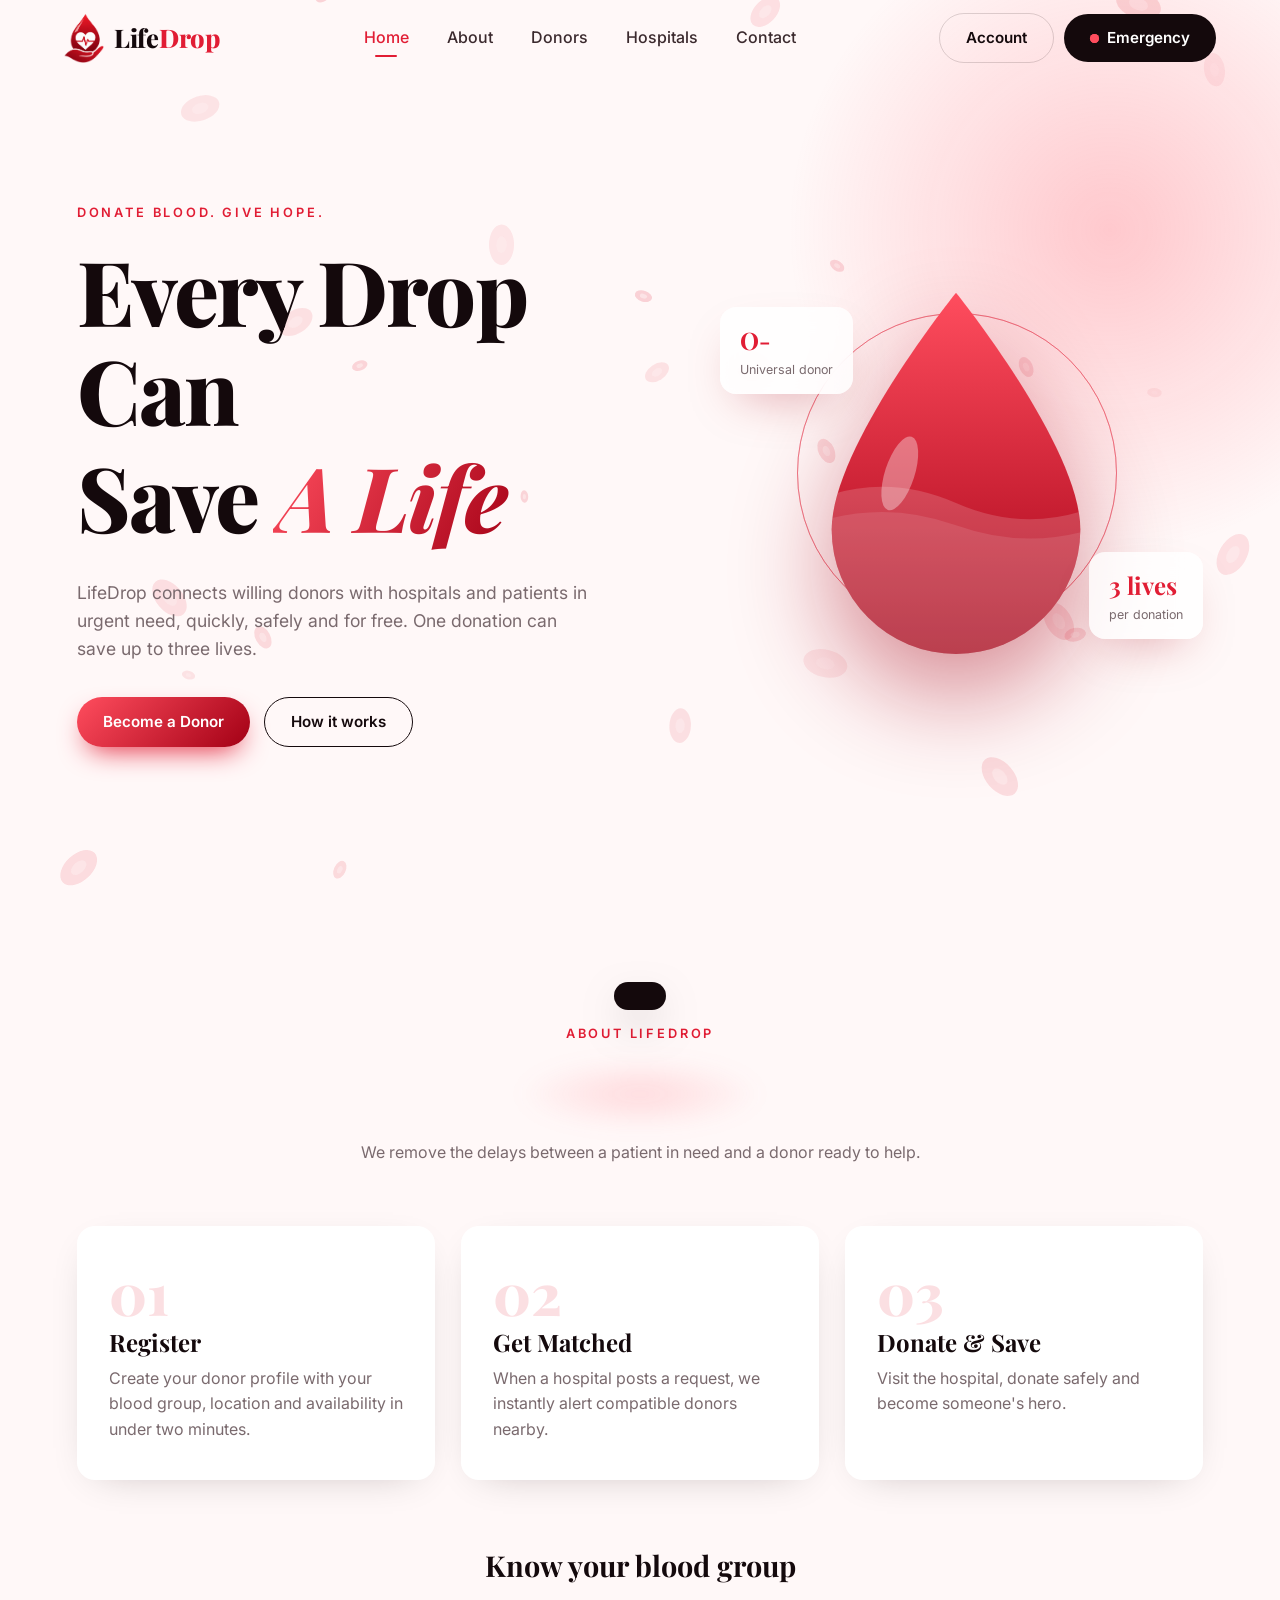
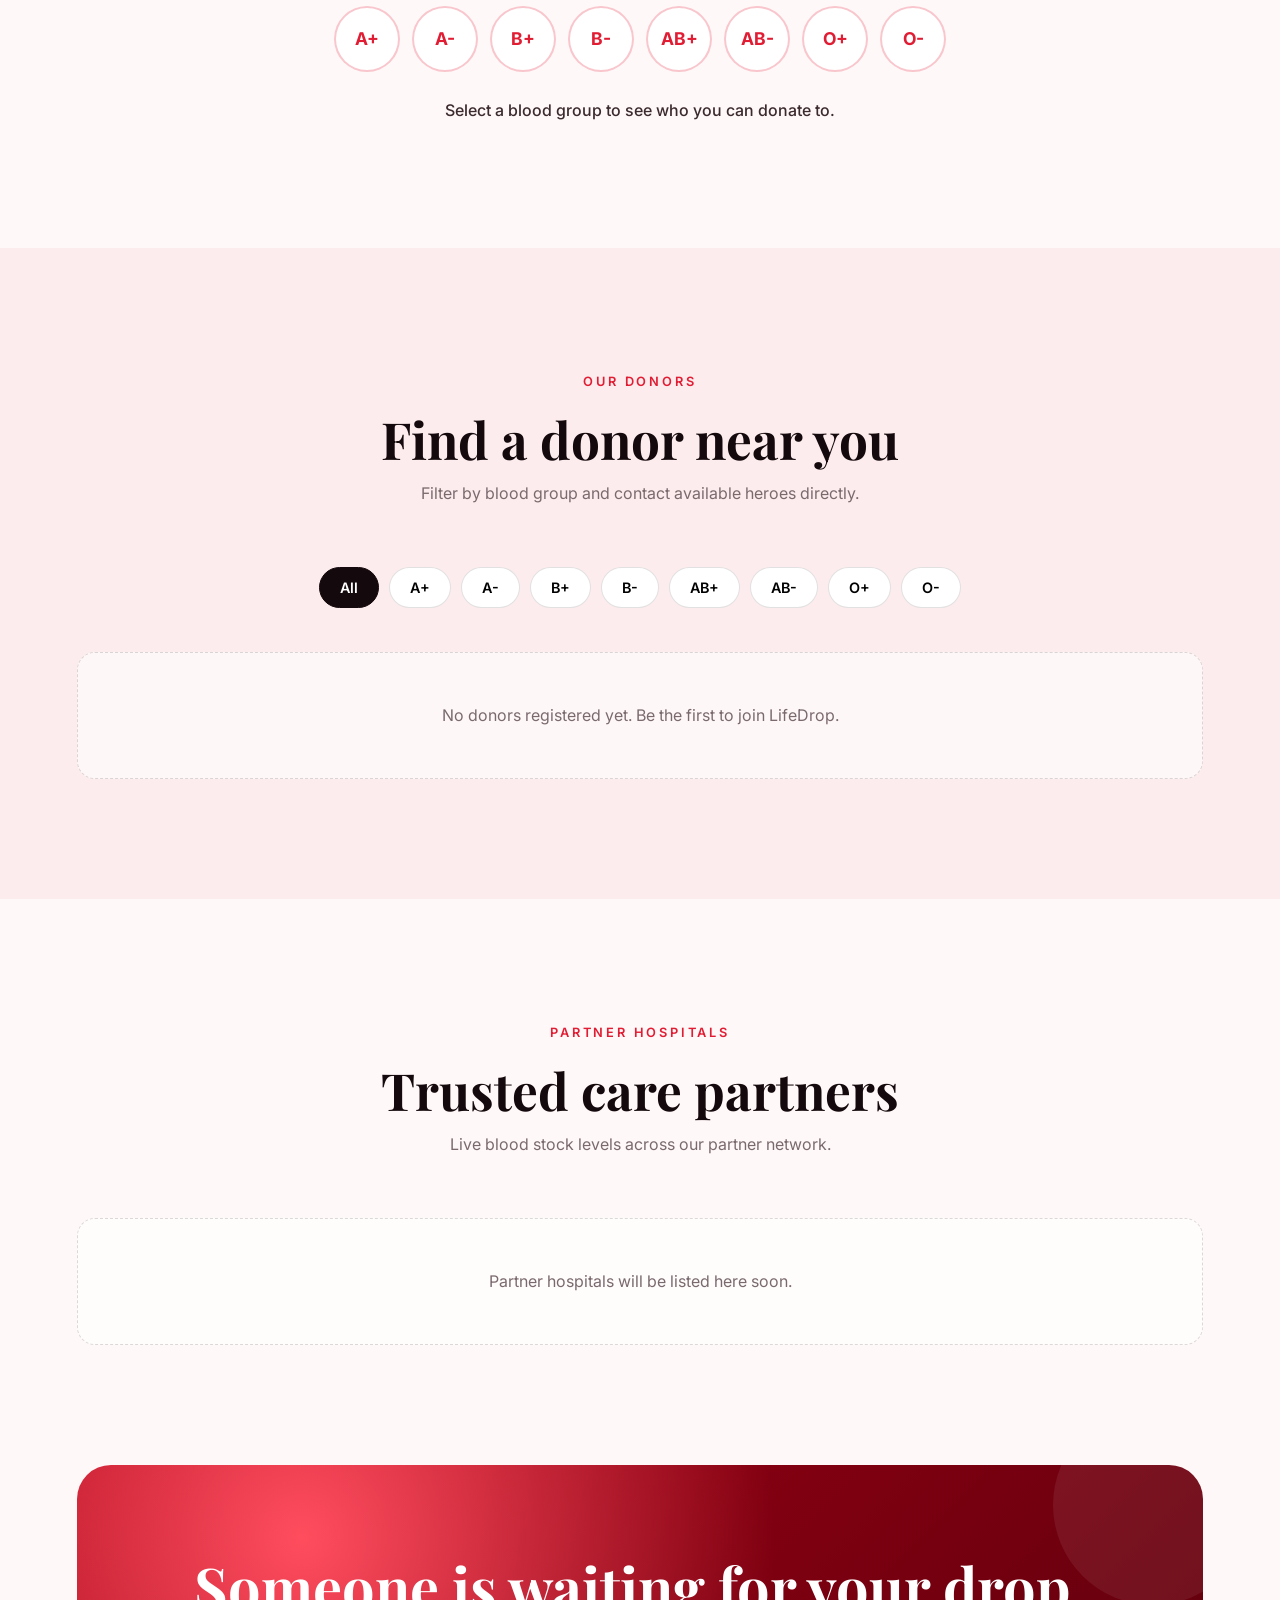
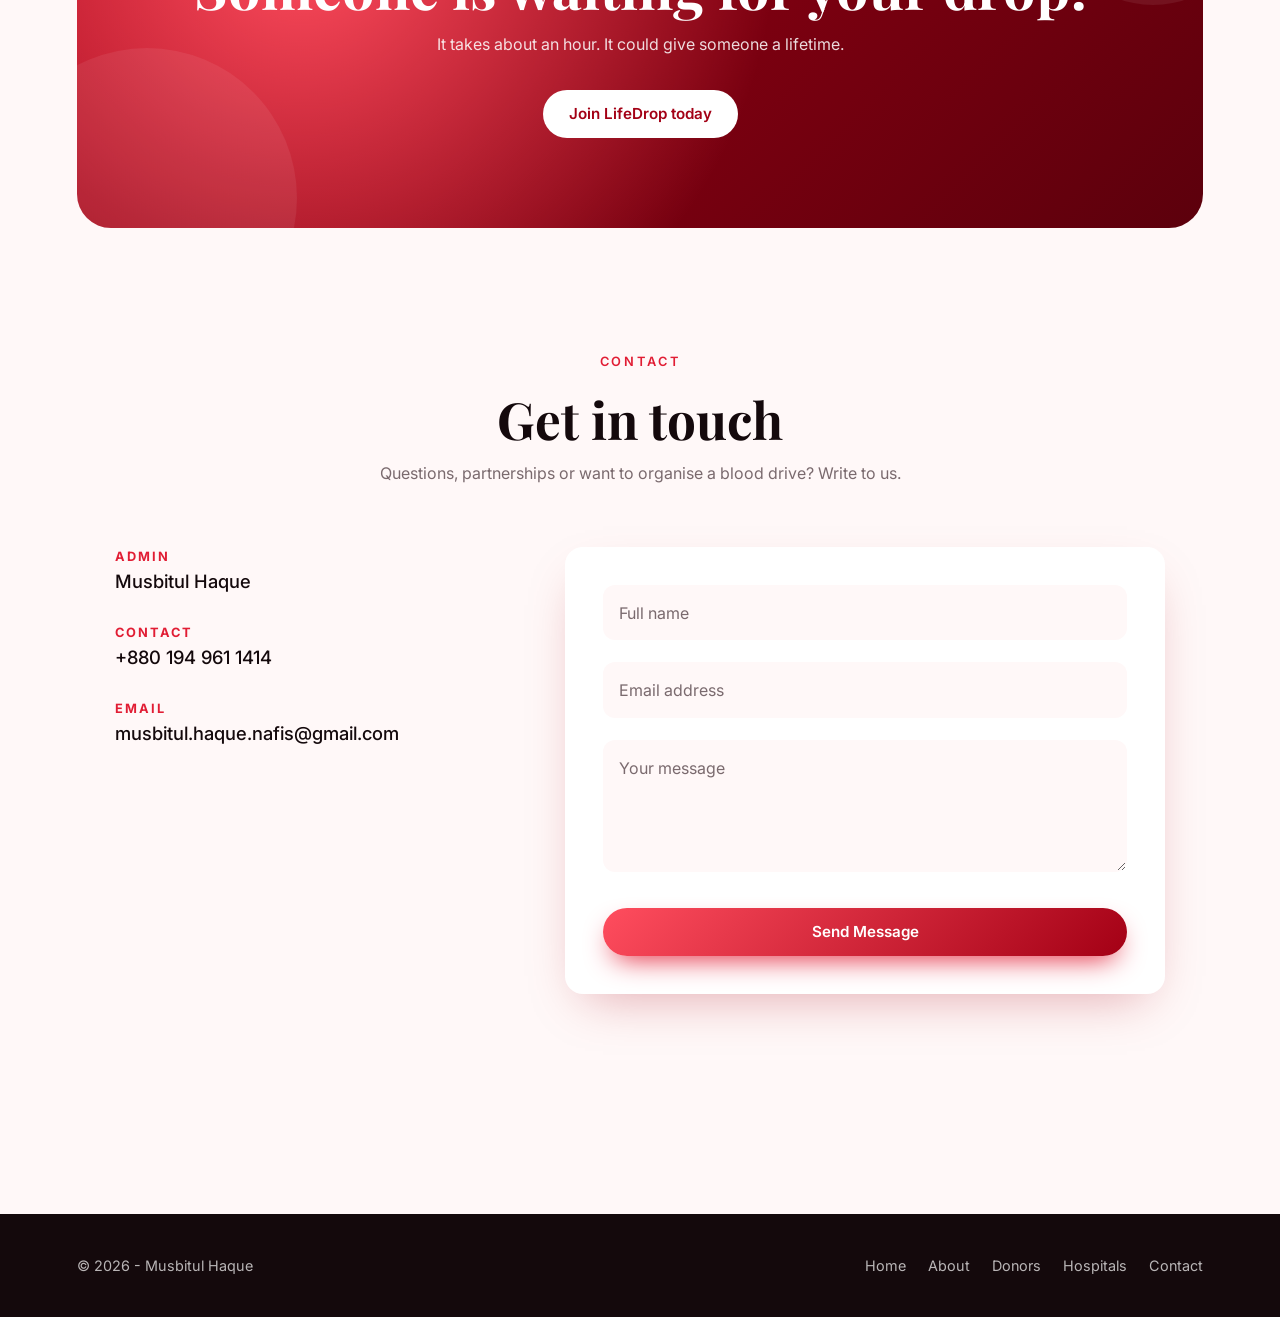
<file: index.html>
<!DOCTYPE html>
<html lang="en">
    <head>
        <meta charset="UTF-8">
        <meta name="viewport" content="width=device-width, initial-scale=1.0">
        <meta name="description"
            content="LifeDrop connects blood donors with hospitals and patients in need. Every drop can save a life.">
        <title>LifeDrop - Every Drop Can Save A Life</title>
        <link rel="preconnect" href="https://fonts.googleapis.com">
        <link rel="preconnect" href="https://fonts.gstatic.com" crossorigin>
        <link
            href="https://fonts.googleapis.com/css2?family=Inter:wght@400;500;600&family=Playfair+Display:wght@600;700;800&display=swap"
            rel="stylesheet">
        <link rel="stylesheet" href="css/style.css">
            <link rel="stylesheet" href="css/signup.css">
    </head>
    <body>

        <!-- Preloader -->
        <div class="preloader" id="preloader" aria-hidden="true">
            <svg class="preloader-drop" viewBox="0 0 100 130">
                <path
                    d="M50 4 C50 4 8 56 8 84 a42 42 0 0 0 84 0 C92 56 50 4 50 4Z" />
            </svg>
            <p class="preloader-text">LifeDrop</p>
        </div>

        <div class="scroll-progress" id="scrollProgress"></div>
        <canvas id="particles" aria-hidden="true"></canvas>

        <header id="siteHeader">
            <div class="logo">
                <a href="#Home" class="brand" aria-label="LifeDrop home">
                    <img src="Image/logo.png" alt>
                    <span class="brand-name">Life<em>Drop</em></span>
                </a>
            </div>

            <nav class="nav-links" id="navLinks" aria-label="Main navigation">
                <a href="#Home" class="active">Home</a>
                <a href="#About">About</a>
                <a href="#Donors">Donors</a>
                <a href="#Hospitals">Hospitals</a>
                <a href="#Contact">Contact</a>
            </nav>

            <div class="header-actions">
                <button class="btn btn-ghost" type="button"
                    id="accountBtn">Account</button>
                <button class="btn btn-emergency" type="button"
                    id="emergencyBtn">
                    <span class="pulse-dot"></span> Emergency
                </button>
                <button class="burger" id="burger" type="button"
                    aria-label="Open menu" aria-expanded="false"
                    aria-controls="mobileMenu">
                    <span></span><span></span><span></span>
                </button>
            </div>
        </header>


        <!-- Mobile menu (lives outside <header> so backdrop-filter can't clip it) -->
        <div class="mmenu" id="mobileMenu" aria-hidden="true" role="dialog"
            aria-modal="true" aria-label="Site menu">
            <div class="mmenu-scrim" data-mclose></div>
            <div class="mmenu-panel" id="mmenuPanel">
                <div class="mmenu-fx" aria-hidden="true">
                    <i class="mm-glow mm-glow-a"></i>
                    <i class="mm-glow mm-glow-b"></i>
                    <i class="mm-ring"></i><i class="mm-ring r2"></i>
                    <svg class="mm-drop" viewBox="0 0 100 130"><path
                            d="M50 4 C50 4 8 56 8 84 a42 42 0 0 0 84 0 C92 56 50 4 50 4Z" /></svg>
                    <i class="mm-grain"></i>
                </div>

                <div class="mmenu-top">
                    <a href="#Home" class="mm-brand" data-mlink>
                        <img src="Image/logo.png" alt>
                        <span>Life<em>Drop</em></span>
                    </a>
                    <button class="mm-close" type="button" data-mclose
                        aria-label="Close menu"><span></span><span></span></button>
                </div>

                <nav class="mmenu-nav" aria-label="Mobile navigation">
                    <a href="#Home" data-mlink style="--i:0"><span>Home</span><b>&rarr;</b></a>
                    <a href="#About" data-mlink style="--i:1"><span>About</span><b>&rarr;</b></a>
                    <a href="#Donors" data-mlink style="--i:2"><span>Donors</span><b>&rarr;</b></a>
                    <a href="#Hospitals" data-mlink style="--i:3"><span>Hospitals</span><b>&rarr;</b></a>
                    <a href="#Contact" data-mlink style="--i:4"><span>Contact</span><b>&rarr;</b></a>
                </nav>

                <div class="mmenu-foot">
                    <div class="mm-actions" style="--i:5">
                        <button class="btn btn-ghost-light" type="button"
                            id="mmAccount">Account</button>
                        <button class="btn btn-primary" type="button"
                            id="mmEmergency"><span class="pulse-dot"></span> Emergency</button>
                    </div>
                    <p class="mm-contact" style="--i:6">
                        <span>+880 194 961 1414</span>
                        <span>musbitul.haque.nafis@gmail.com</span>
                    </p>
                </div>
            </div>
        </div>

        <main>
            <!-- HOME -->
            <section id="Home" class="hero">
                <div class="hero-glow"></div>
                <div class="hero-content">
                    <span class="eyebrow reveal">Donate blood. Give hope.</span>
                    <h1 class="hero-title">
                        <span class="line"><span>Every Drop Can</span></span>
                        <span class="line"><span>Save <em>A
                                    Life</em></span></span>
                    </h1>
                    <p class="hero-sub reveal" style="--d:.9s">
                        LifeDrop connects willing donors with hospitals and
                        patients in urgent need,
                        quickly, safely and for free. One donation can save up
                        to three lives.
                    </p>
                    <div class="hero-cta reveal" style="--d:1.1s">
                        <a href="#Donors" class="btn btn-primary" data-open-signup>Become a
                            Donor</a>
                        <a href="#About" class="btn btn-outline">How it
                            works</a>
                    </div>
                </div>

                <div class="hero-visual" id="heroVisual">
                    <div class="ring ring-1"></div>
                    <div class="ring ring-2"></div>
                    <div class="ring ring-3"></div>
                    <svg class="big-drop" viewBox="0 0 200 260"
                        aria-hidden="true">
                        <defs>
                            <lineargradient id="dropGrad" x1="0" y1="0" x2="0"
                                y2="1">
                                <stop offset="0" stop-color="#ff4d5e" />
                                <stop offset="1" stop-color="#a30015" />
                            </lineargradient>
                            <clippath id="dropClip">
                                <path
                                    d="M100 8 C100 8 16 112 16 168 a84 84 0 0 0 168 0 C184 112 100 8 100 8Z" />
                            </clippath>
                        </defs>
                        <path
                            d="M100 8 C100 8 16 112 16 168 a84 84 0 0 0 168 0 C184 112 100 8 100 8Z"
                            fill="url(#dropGrad)" />
                        <g clip-path="url(#dropClip)">
                            <path class="wave wave-a"
                                d="M-200 150 q50 -22 100 0 t100 0 t100 0 t100 0 t100 0 V300 H-200Z"
                                fill="rgba(255,255,255,.16)" />
                            <path class="wave wave-b"
                                d="M-200 165 q50 -18 100 0 t100 0 t100 0 t100 0 t100 0 V300 H-200Z"
                                fill="rgba(255,255,255,.10)" />
                        </g>
                        <ellipse cx="62" cy="130" rx="10" ry="26"
                            fill="rgba(255,255,255,.35)"
                            transform="rotate(18 62 130)" />
                    </svg>
                    <div
                        class="float-card fc-1"><strong>O-</strong><span>Universal
                            donor</span></div>
                    <div class="float-card fc-2"><strong>3
                            lives</strong><span>per donation</span></div>
                </div>
            </section>

            <!-- ABOUT -->
            <section id="About" class="section">
                <div class="section-head reveal">
                    <span class="eyebrow">About LifeDrop</span>
                    <h2 id="aboutRotator" class="rotator">Simple. Super Fast. Reliable. Life-saving.</h2>
                    <p>We remove the delays between a patient in need and a
                        donor ready to help.</p>
                </div>

                <div class="steps">
                    <article class="step tilt reveal">
                        <div class="step-num">01</div>
                        <h3>Register</h3>
                        <p>Create your donor profile with your blood group,
                            location and availability in under two minutes.</p>
                    </article>
                    <article class="step tilt reveal" style="--d:.15s">
                        <div class="step-num">02</div>
                        <h3>Get Matched</h3>
                        <p>When a hospital posts a request, we instantly alert
                            compatible donors nearby.</p>
                    </article>
                    <article class="step tilt reveal" style="--d:.3s">
                        <div class="step-num">03</div>
                        <h3>Donate &amp; Save</h3>
                        <p>Visit the hospital, donate safely and become
                            someone's hero.</p>
                    </article>
                </div>

                <div class="compat reveal">
                    <h3>Know your blood group</h3>
                    <div class="group-picker" id="groupPicker"
                        role="tablist"></div>
                    <p class="compat-result" id="compatResult">Select a blood
                        group to see who you can donate to.</p>
                </div>
            </section>

            <!-- DONORS -->
            <section id="Donors" class="section section-alt">
                <div class="section-head reveal">
                    <span class="eyebrow">Our Donors</span>
                    <h2>Find a donor near you</h2>
                    <p>Filter by blood group and contact available heroes
                        directly.</p>
                </div>

                <div class="filters reveal" id="donorFilters"></div>
                <div class="donor-grid" id="donorGrid"></div>
            </section>

            <!-- HOSPITALS -->
            <section id="Hospitals" class="section">
                <div class="section-head reveal">
                    <span class="eyebrow">Partner Hospitals</span>
                    <h2>Trusted care partners</h2>
                    <p>Live blood stock levels across our partner network.</p>
                </div>
                <div class="hospital-grid" id="hospitalGrid"></div>
            </section>

            <!-- CTA -->
            <section class="cta">
                <div class="cta-inner reveal">
                    <h2>Someone is waiting for your drop.</h2>
                    <p>It takes about an hour. It could give someone a
                        lifetime.</p>
                    <a href="#Contact" class="btn btn-light" data-open-signup>Join LifeDrop
                        today</a>
                </div>
            </section>

            <!-- CONTACT -->
            <section id="Contact" class="section">
                <div class="section-head reveal">
                    <span class="eyebrow">Contact</span>
                    <h2>Get in touch</h2>
                    <p>Questions, partnerships or want to organise a blood
                        drive? Write to us.</p>
                </div>

                <div class="contact-wrap">
                    <div class="contact-info reveal">
                        <div><h4>Admin</h4><p>Musbitul Haque</p></div>
                        <div><h4>Contact</h4><p>+880 194 961 1414</p></div>
                        <div><h4>Email</h4><p>musbitul.haque.nafis@gmail.com</p></div>
                    </div>

                    <form class="contact-form reveal" id="contactForm"
                        novalidate style="--d:.15s">
                        <div class="field">
                            <input type="text" id="cName" name="name"
                                placeholder=" " required>
                            <label for="cName">Full name</label>
                            <small class="error"></small>
                        </div>
                        <div class="field">
                            <input type="email" id="cEmail" name="email"
                                placeholder=" " required>
                            <label for="cEmail">Email address</label>
                            <small class="error"></small>
                        </div>
                        <div class="field">
                            <textarea id="cMsg" name="message" rows="4"
                                placeholder=" " required></textarea>
                            <label for="cMsg">Your message</label>
                            <small class="error"></small>
                        </div>
                        <button type="submit"
                            class="btn btn-primary btn-block">Send
                            Message</button>
                    </form>
                </div>
            </section>
        </main>

        <footer>
            <p>&copy; <span id="year">2026</span> - Musbitul Haque</p>
            <nav>
                <a href="#Home">Home</a><a href="#About">About</a><a
                    href="#Donors">Donors</a>
                <a href="#Hospitals">Hospitals</a><a href="#Contact">Contact</a>
            </nav>
        </footer>

        <!-- Emergency modal -->
        <div class="modal" id="emergencyModal" aria-hidden="true">
            <div class="modal-backdrop" data-close></div>
            <div class="modal-box" role="dialog" aria-modal="true"
                aria-labelledby="emTitle">
                <button class="modal-close" data-close
                    aria-label="Close">&times;</button>
                <h3 id="emTitle">Emergency Blood Request</h3>
                <p>Tell us what is needed. We will alert matching donors
                    immediately.</p>
                <form id="emergencyForm" novalidate>
                    <div class="field">
                        <input type="text" id="emPatient" placeholder=" "
                            autocomplete="off" required>
                        <label for="emPatient">Patient name</label>
                        <small class="error"></small>
                    </div>
                    <div class="field">
                        <select id="emGroup" required>
                            <option value disabled selected></option>
                            <option>A+</option><option>A-</option><option>B+</option><option>B-</option>
                            <option>AB+</option><option>AB-</option><option>O+</option><option>O-</option>
                        </select>
                        <label for="emGroup">Blood group needed</label>
                        <small class="error"></small>
                    </div>
                    <div class="field">
                        <input type="text" id="emHospital" placeholder=" "
                            required>
                        <label for="emHospital">Hospital / location</label>
                        <small class="error"></small>
                    </div>
                    <fieldset class="when-group">
                        <legend>Needed on</legend>
                        <label class="when-opt">
                            <input type="radio" name="emDay" value="Today" checked>
                            <span>Today</span>
                        </label>
                        <label class="when-opt">
                            <input type="radio" name="emDay" value="Tomorrow">
                            <span>Tomorrow</span>
                        </label>
                    </fieldset>
                    <div class="field">
                        <input type="time" id="emTime" required>
                        <label for="emTime">Time</label>
                        <small class="error"></small>
                    </div>
                    <div class="field">
                        <input type="tel" id="emPhone" placeholder=" " required>
                        <label for="emPhone">Contact number</label>
                        <small class="error"></small>
                    </div>
                    <button type="submit"
                        class="btn btn-emergency btn-block">Send Alert</button>
                </form>
            </div>
        </div>


        <!-- Emergency confirmation -->
        <div class="modal" id="confirmModal" aria-hidden="true">
            <div class="modal-backdrop" data-cclose></div>
            <div class="modal-box confirm-box" role="alertdialog" aria-modal="true"
                aria-labelledby="cfTitle" aria-describedby="cfDesc">
                <h3 id="cfTitle">Confirm emergency alert</h3>
                <p id="cfDesc">Please check the details below. Matching donors
                    will be alerted immediately.</p>
                <dl class="confirm-list" id="confirmList"></dl>
                <div class="confirm-actions">
                    <button type="button" class="btn btn-outline" data-cclose>Go back</button>
                    <button type="button" class="btn btn-emergency" id="confirmSend">Confirm &amp; Send</button>
                </div>
            </div>
        </div>


        <!-- Auth modal -->
        <div class="modal" id="authModal" aria-hidden="true">
            <div class="modal-backdrop" data-aclose></div>
            <div class="modal-box auth-box" role="dialog" aria-modal="true"
                aria-labelledby="authTitle">
                <button class="modal-close" data-aclose
                    aria-label="Close">&times;</button>

                <!-- signed out -->
                <div id="authGuest">
                    <h3 id="authTitle">Welcome back</h3>
                    <p id="authSub">Log in to manage your donor profile and requests.</p>

                    <div class="auth-tabs" role="tablist">
                        <button type="button" role="tab" class="active" data-tab="login" aria-selected="true">Log in</button>
                        <button type="button" role="tab" data-tab="signup" aria-selected="false">Sign up</button>
                        <i class="auth-tab-ink"></i>
                    </div>

                    <form id="loginForm" class="auth-form" novalidate>
                        <div class="field">
                            <input type="email" id="lEmail" placeholder=" " autocomplete="email" required>
                            <label for="lEmail">Email address</label>
                            <small class="error"></small>
                        </div>
                        <div class="field">
                            <input type="password" id="lPass" placeholder=" " autocomplete="current-password" required>
                            <label for="lPass">Password</label>
                            <button type="button" class="pw-toggle" aria-label="Show password">Show</button>
                            <small class="error"></small>
                        </div>
                        <button type="submit" class="btn btn-primary btn-block">Log in</button>
                    </form>

                    <form id="signupForm" class="auth-form" novalidate hidden>
                        <div class="field">
                            <input type="text" id="sName" placeholder=" " autocomplete="name" required>
                            <label for="sName">Full name</label>
                            <small class="error"></small>
                        </div>
                        <div class="field">
                            <input type="email" id="sEmail" placeholder=" " autocomplete="email" required>
                            <label for="sEmail">Email address</label>
                            <small class="error"></small>
                        </div>
                        <div class="field">
                            <input type="password" id="sPass" placeholder=" " autocomplete="new-password" data-min="8" required>
                            <label for="sPass">Password (min 8 characters)</label>
                            <button type="button" class="pw-toggle" aria-label="Show password">Show</button>
                            <small class="error"></small>
                        </div>
                        <button type="submit" class="btn btn-primary btn-block">Create account</button>
                    </form>

                    <div class="auth-or"><span>or</span></div>

                    <button type="button" class="btn-google" id="googleBtn">
                        <svg viewBox="0 0 48 48" aria-hidden="true"><path fill="#EA4335" d="M24 9.5c3.5 0 6.6 1.2 9.1 3.6l6.8-6.8C35.8 2.4 30.3 0 24 0 14.6 0 6.5 5.4 2.6 13.2l7.9 6.1C12.4 13.6 17.7 9.5 24 9.5z"/><path fill="#4285F4" d="M46.5 24.5c0-1.6-.1-3.1-.4-4.5H24v9h12.7c-.6 3-2.3 5.5-4.8 7.2l7.5 5.8c4.4-4.1 7.1-10.1 7.1-17.5z"/><path fill="#FBBC05" d="M10.5 28.7A14.5 14.5 0 0 1 9.5 24c0-1.6.3-3.2.9-4.7l-7.9-6.1A24 24 0 0 0 0 24c0 3.9.9 7.5 2.6 10.8l7.9-6.1z"/><path fill="#34A853" d="M24 48c6.5 0 11.9-2.1 15.9-5.8l-7.5-5.8c-2.1 1.4-4.8 2.3-8.4 2.3-6.3 0-11.6-4.1-13.5-9.8l-7.9 6.1C6.5 42.6 14.6 48 24 48z"/></svg>
                        Continue with Google
                    </button>
                </div>

                <!-- signed in -->
                <div id="authUser" hidden>
                    <div class="auth-avatar" id="authAvatar"></div>
                    <h3 id="authName">Hello</h3>
                    <p id="authEmail"></p>
                    <button type="button" class="btn btn-emergency btn-block" id="logoutBtn">Sign out</button>
                </div>
            </div>
        </div>

        <button class="to-top" id="toTop"
            aria-label="Back to top">&uarr;</button>
        <div class="toast" id="toast" role="status"></div>

        <script src="js/script.js"></script>
        <script src="js/signup.js"></script>
    </body>
</html>
</file>
<file: css/style.css>
:root {
  --red: #e11d34;
  --red-dark: #a30015;
  --red-light: #ff4d5e;
  --ink: #14090c;
  --ink-soft: #3b2a2e;
  --muted: #7a6a6e;
  --bg: #fff8f8;
  --bg-alt: #fdeced;
  --white: #fff;
  --radius: 18px;
  --shadow: 0 20px 50px -20px rgba(163, 0, 21, 0.35);
  --ease: cubic-bezier(0.22, 1, 0.36, 1);
  --header-h: 76px;
}

*,
*::before,
*::after {
  box-sizing: border-box;
  margin: 0;
  padding: 0;
}
html {
  scroll-behavior: smooth;
  scroll-padding-top: var(--header-h);
}
body {
  font-family: "Inter", system-ui, sans-serif;
  background: var(--bg);
  color: var(--ink);
  line-height: 1.6;
  overflow-x: hidden;
}
body.locked {
  overflow: hidden;
}
img {
  max-width: 100%;
  display: block;
}
a {
  color: inherit;
  text-decoration: none;
}
button {
  font: inherit;
  cursor: pointer;
  border: 0;
  background: none;
}
h1,
h2,
h3 {
  font-family: "Playfair Display", serif;
  line-height: 1.1;
}

/*Preloader*/
.preloader {
  position: fixed;
  inset: 0;
  z-index: 9999;
  display: grid;
  place-content: center;
  justify-items: center;
  gap: 18px;
  background: var(--ink);
  transition:
    transform 1s var(--ease),
    opacity 0.6s;
}
.preloader.done {
  transform: translateY(-100%);
  opacity: 0;
  pointer-events: none;
}
.preloader-drop {
  width: 54px;
  fill: var(--red);
  animation: dropBounce 1.1s ease-in-out infinite;
  filter: drop-shadow(0 0 20px rgba(225, 29, 52, 0.7));
}
.preloader-text {
  color: #fff;
  font-family: "Playfair Display", serif;
  font-size: 1.6rem;
  letter-spacing: 0.3em;
  text-transform: uppercase;
  animation: fadePulse 1.4s ease-in-out infinite;
}
@keyframes dropBounce {
  0%,
  100% {
    transform: translateY(-8px) scale(0.95, 1.05);
  }
  50% {
    transform: translateY(8px) scale(1.1, 0.9);
  }
}
@keyframes fadePulse {
  50% {
    opacity: 0.35;
  }
}

/*Scroll progress & canvas*/
.scroll-progress {
  position: fixed;
  top: 0;
  left: 0;
  height: 3px;
  width: 100%;
  background: linear-gradient(90deg, var(--red-light), var(--red-dark));
  transform-origin: left;
  transform: scaleX(0);
  z-index: 1100;
}
#particles {
  position: fixed;
  inset: 0;
  width: 100%;
  height: 100%;
  z-index: 0;
  pointer-events: none;
  opacity: 0.7;
  /* own compositor layer so it doesn't repaint/flicker while scrolling */
  transform: translateZ(0);
  backface-visibility: hidden;
}
main,
footer {
  position: relative;
  z-index: 1;
}

/*Header*/
header {
  position: fixed;
  top: 0;
  left: 0;
  right: 0;
  z-index: 1000;
  height: var(--header-h);
  display: flex;
  align-items: center;
  justify-content: space-between;
  padding: 0 clamp(18px, 5vw, 64px);
  transition:
    background 0.4s,
    box-shadow 0.4s,
    height 0.4s var(--ease),
    transform 0.5s var(--ease);
  animation: headerIn 1.1s var(--ease) 1.2s both;
}
header.scrolled {
  background: rgba(255, 248, 248, 0.82);
  -webkit-backdrop-filter: blur(16px) saturate(1.4);
  backdrop-filter: blur(16px) saturate(1.4);
  box-shadow: 0 8px 30px -14px rgba(20, 9, 12, 0.25);
  height: 64px;
}
.empty-state {
  grid-column: 1 / -1;
  text-align: center;
  color: var(--muted);
  padding: 50px 20px;
  border: 1.5px dashed rgba(20, 9, 12, 0.15);
  border-radius: var(--radius);
  background: rgba(255, 255, 255, 0.6);
}
@keyframes headerIn {
  from {
    opacity: 0;
    transform: translateY(-40px);
  }
}

.logo img {
  height: 50px;
  width: auto;
  transition: transform 0.4s var(--ease);
}
.logo:hover img {
  transform: scale(1.06) rotate(-2deg);
}
.brand {
  display: flex;
  align-items: center;
  gap: 10px;
}
.brand-name {
  font-family: "Playfair Display", serif;
  font-weight: 800;
  font-size: 1.6rem;
  letter-spacing: -0.01em;
  color: var(--ink);
  line-height: 1;
}
.brand-name em {
  font-style: normal;
  color: var(--red);
}

.nav-links {
  display: flex;
  gap: 6px;
}
.nav-links a {
  position: relative;
  padding: 8px 16px;
  font-weight: 500;
  color: var(--ink-soft);
  border-radius: 999px;
  transition: color 0.3s;
}
.nav-links a::after {
  content: "";
  position: absolute;
  left: 50%;
  bottom: 2px;
  width: 0;
  height: 2px;
  background: var(--red);
  border-radius: 2px;
  transform: translateX(-50%);
  transition: width 0.4s var(--ease);
}
.nav-links a:hover,
.nav-links a.active {
  color: var(--red);
}
.nav-links a:hover::after,
.nav-links a.active::after {
  width: 22px;
}

.header-actions {
  display: flex;
  align-items: center;
  gap: 10px;
}

/*Buttons*/
.btn {
  position: relative;
  overflow: hidden;
  display: inline-flex;
  align-items: center;
  gap: 8px;
  padding: 12px 26px;
  border-radius: 999px;
  font-weight: 600;
  font-size: 0.95rem;
  transition:
    transform 0.35s var(--ease),
    box-shadow 0.35s,
    background 0.3s,
    color 0.3s;
}
.btn:hover {
  transform: translateY(-3px);
}
.btn:active {
  transform: translateY(0) scale(0.97);
}
.btn-primary {
  background: linear-gradient(135deg, var(--red-light), var(--red-dark));
  color: #fff;
  box-shadow: 0 12px 28px -10px var(--red);
}
.btn-primary:hover {
  box-shadow: 0 18px 34px -10px var(--red);
}
.btn-ghost {
  color: var(--ink);
  border: 1.5px solid rgba(20, 9, 12, 0.15);
}
.btn-ghost:hover {
  border-color: var(--red);
  color: var(--red);
}
.btn-outline {
  border: 1.5px solid var(--ink);
  color: var(--ink);
}
.btn-outline:hover {
  background: var(--ink);
  color: #fff;
}
.btn-emergency {
  background: var(--ink);
  color: #fff;
}
.btn-emergency:hover {
  background: var(--red);
  box-shadow: 0 14px 28px -10px var(--red);
}
.btn-light {
  background: #fff;
  color: var(--red-dark);
}
.btn-light:hover {
  box-shadow: 0 16px 34px -8px rgba(0, 0, 0, 0.4);
}
.btn-block {
  width: 100%;
  justify-content: center;
  margin-top: 6px;
}
.btn .ripple {
  position: absolute;
  border-radius: 50%;
  background: rgba(255, 255, 255, 0.5);
  transform: scale(0);
  animation: ripple 0.7s linear;
  pointer-events: none;
}
@keyframes ripple {
  to {
    transform: scale(4);
    opacity: 0;
  }
}

.pulse-dot {
  width: 9px;
  height: 9px;
  border-radius: 50%;
  background: var(--red-light);
  position: relative;
}
.pulse-dot::after {
  content: "";
  position: absolute;
  inset: 0;
  border-radius: 50%;
  background: var(--red-light);
  animation: pulse 1.6s infinite;
}
@keyframes pulse {
  to {
    transform: scale(3.2);
    opacity: 0;
  }
}

.burger {
  display: none;
  width: 44px;
  height: 44px;
  -webkit-tap-highlight-color: transparent;
  flex-direction: column;
  align-items: center;
  justify-content: center;
  gap: 5px;
}
.burger span {
  width: 22px;
  height: 2px;
  background: var(--ink);
  border-radius: 2px;
  transition:
    transform 0.4s var(--ease),
    opacity 0.3s;
}
.burger.open span:nth-child(1) {
  transform: translateY(7px) rotate(45deg);
}
.burger.open span:nth-child(2) {
  opacity: 0;
}
.burger.open span:nth-child(3) {
  transform: translateY(-7px) rotate(-45deg);
}

/*Hero*/
.hero {
  min-height: 100vh;
  min-height: 100svh; /* stable on mobile: doesn't jump when the URL bar hides */
  position: relative;
  display: grid;
  grid-template-columns: 1.1fr 0.9fr;
  align-items: center;
  gap: 30px;
  padding: calc(var(--header-h) + 30px) clamp(18px, 6vw, 90px) 60px;
  overflow: hidden;
}
.hero-glow {
  position: absolute;
  width: 700px;
  height: 700px;
  right: -180px;
  top: -120px;
  border-radius: 50%;
  background: radial-gradient(circle, rgba(255, 77, 94, 0.28), transparent 65%);
  animation: glowDrift 12s ease-in-out infinite alternate;
  z-index: -1;
  will-change: transform;
  pointer-events: none;
}
@media (max-width: 700px) {
  .hero-glow {
    width: 420px;
    height: 420px;
    right: -140px;
    top: -60px;
  }
}
@keyframes glowDrift {
  to {
    transform: translate(-80px, 90px) scale(1.15);
  }
}

.eyebrow {
  display: inline-block;
  font-size: 0.8rem;
  font-weight: 600;
  letter-spacing: 0.22em;
  text-transform: uppercase;
  color: var(--red);
  margin-bottom: 18px;
  position: relative;
}

.hero-title {
  font-size: clamp(2.8rem, 7vw, 5.6rem);
  font-weight: 800;
  letter-spacing: -0.02em;
}
.hero-title .line {
  display: block;
  overflow: hidden;
  padding-bottom: 0.1em;
}
.hero-title .line > span {
  display: block;
  transform: translateY(110%);
  animation: lineUp 1.2s var(--ease) forwards;
}
.hero-title .line:nth-child(1) > span {
  animation-delay: 1.3s;
}
.hero-title .line:nth-child(2) > span {
  animation-delay: 1.5s;
}
.hero-title em {
  font-style: italic;
  display: inline-block;
  /* italic glyphs overhang their box; extend it so the gradient
     (background-clip: text) and the .line overflow don't cut off the "e" */
  padding: 0 0.14em 0.08em 0.04em;
  margin: 0 -0.14em -0.08em -0.04em;
  background: linear-gradient(120deg, var(--red-light), var(--red-dark));
  -webkit-background-clip: text;
  background-clip: text;
  -webkit-text-fill-color: transparent;
  color: transparent;
}
@keyframes lineUp {
  to {
    transform: none;
  }
}

.hero-sub {
  max-width: 520px;
  margin: 24px 0 34px;
  font-size: 1.1rem;
  color: var(--muted);
}
.hero-cta {
  display: flex;
  gap: 14px;
  flex-wrap: wrap;
}

/* hero visual */
.hero-visual {
  position: relative;
  display: grid;
  place-items: center;
  min-height: 460px;
  transition: transform 0.2s ease-out;
}
.big-drop {
  width: min(300px, 60%);
  filter: drop-shadow(0 40px 50px rgba(163, 0, 21, 0.45));
  animation:
    float 5s ease-in-out infinite,
    dropIn 1.6s var(--ease) 1.2s both;
  z-index: 2;
}
@keyframes dropIn {
  from {
    opacity: 0;
    transform: translateY(-120px) scale(0.6);
  }
}
@keyframes float {
  50% {
    transform: translateY(-22px);
  }
}
.wave {
  animation: waveMove 5s linear infinite;
}
.wave-b {
  animation-duration: 8s;
  animation-direction: reverse;
}
@keyframes waveMove {
  to {
    transform: translateX(200px);
  }
}

.ring {
  position: absolute;
  border-radius: 50%;
  border: 1.5px solid rgba(225, 29, 52, 0.25);
  animation: ringOut 6s linear infinite;
}
.ring-1 {
  width: 320px;
  height: 320px;
}
.ring-2 {
  width: 320px;
  height: 320px;
  animation-delay: 2s;
}
.ring-3 {
  width: 320px;
  height: 320px;
  animation-delay: 4s;
}
@keyframes ringOut {
  from {
    transform: scale(0.7);
    opacity: 0.9;
  }
  to {
    transform: scale(1.9);
    opacity: 0;
  }
}

.float-card {
  position: absolute;
  z-index: 3;
  display: grid;
  padding: 14px 20px;
  border-radius: 16px;
  background: rgba(255, 255, 255, 0.8);
  backdrop-filter: blur(12px);
  box-shadow: var(--shadow);
  animation: float 6s ease-in-out infinite;
}
.float-card strong {
  font-family: "Playfair Display", serif;
  font-size: 1.5rem;
  color: var(--red);
}
.float-card span {
  font-size: 0.78rem;
  color: var(--muted);
}
.fc-1 {
  top: 14%;
  left: 2%;
  animation-delay: -1s;
}
.fc-2 {
  bottom: 14%;
  right: 0;
  animation-delay: -3s;
}

/*Reveal*/
.reveal {
  opacity: 0;
  transform: translateY(40px);
  transition:
    opacity 1s var(--ease) var(--d, 0s),
    transform 1s var(--ease) var(--d, 0s);
}
.reveal.in {
  opacity: 1;
  transform: none;
}
.hero .reveal {
  animation: fadeUp 1.1s var(--ease) var(--d, 1.1s) forwards;
  transition: none;
}
@keyframes fadeUp {
  to {
    opacity: 1;
    transform: none;
  }
}

/*Stats*/
.stats {
  display: grid;
  grid-template-columns: repeat(4, 1fr);
  gap: 20px;
  margin: 0 clamp(18px, 6vw, 90px);
  padding: 40px;
  background: linear-gradient(135deg, var(--red), var(--red-dark));
  color: #fff;
  border-radius: 28px;
  box-shadow: var(--shadow);
  position: relative;
  z-index: 2;
}
.stat {
  text-align: center;
}
.stat b {
  display: block;
  font-family: "Playfair Display", serif;
  font-size: clamp(2rem, 4vw, 3.2rem);
}
.stat span {
  font-size: 0.9rem;
  opacity: 0.85;
}

/*Sections*/
.section {
  padding: 120px clamp(18px, 6vw, 90px);
}
.section-alt {
  background: var(--bg-alt);
}
.section-head {
  max-width: 640px;
  margin: 0 auto 60px;
  text-align: center;
}
.section-head .eyebrow {
  padding-left: 0;
}
.section-head .eyebrow::before {
  display: none;
}
.section-head h2 {
  font-size: clamp(2rem, 4.5vw, 3.2rem);
  margin-bottom: 14px;
}
.section-head p {
  color: var(--muted);
}

/* rotating headline (About) */
.rotator {
  display: flex;
  justify-content: center;
}
.rot-sr {
  position: absolute;
  width: 1px;
  height: 1px;
  overflow: hidden;
  clip: rect(0 0 0 0);
  white-space: nowrap;
}
.rot-stage {
  position: relative;
  display: inline-grid;
  perspective: 900px;
  isolation: isolate;
}
/* soft cinematic glow behind the words */
.rot-stage::before {
  content: "";
  position: absolute;
  inset: -30% -12%;
  z-index: -1;
  background: radial-gradient(closest-side, rgba(255, 77, 94, 0.18), transparent 70%);
  filter: blur(10px);
  animation: rotGlow 4.6s ease-in-out infinite alternate;
  pointer-events: none;
}
@keyframes rotGlow {
  from {
    opacity: 0.45;
    transform: scale(0.92);
  }
  to {
    opacity: 1;
    transform: scale(1.06);
  }
}
.rot-word {
  grid-area: 1 / 1;
  justify-self: center;
  white-space: nowrap;
  visibility: hidden;
}
.rot-word.is-active {
  visibility: visible;
}
.rot-tok {
  display: inline-block;
}
/* each letter slides sideways inside its own small mask: short, clean travel */
.rot-ch {
  display: inline-block;
  overflow: hidden;
  padding: 0.1em 0.05em 0.24em;
  margin: -0.1em -0.05em -0.24em;
}
.rot-in {
  display: inline-block;
  transform: translateX(130%);
  will-change: transform;
  transition: transform 0.85s cubic-bezier(0.16, 1, 0.3, 1);
  transition-delay: calc(var(--i) * 45ms);
}
.rot-word.is-active .rot-in {
  transform: translateX(0);
}
.rot-word.is-leaving .rot-in {
  transform: translateX(-130%);
  transition-duration: 0.5s;
  transition-timing-function: cubic-bezier(0.7, 0, 0.84, 0);
  transition-delay: calc(var(--i) * 24ms);
}
/* steps */
.steps {
  display: grid;
  grid-template-columns: repeat(auto-fit, minmax(260px, 1fr));
  gap: 26px;
}
.step {
  position: relative;
  padding: 38px 32px;
  background: #fff;
  border-radius: var(--radius);
  box-shadow: 0 10px 40px -22px rgba(20, 9, 12, 0.3);
  overflow: hidden;
  transition:
    box-shadow 0.4s,
    transform 0.25s ease-out;
  transform-style: preserve-3d;
}
.step::before {
  content: "";
  position: absolute;
  left: 0;
  top: 0;
  height: 4px;
  width: 100%;
  background: linear-gradient(90deg, var(--red-light), var(--red-dark));
  transform: scaleX(0);
  transform-origin: left;
  transition: transform 0.6s var(--ease);
}
.step:hover::before {
  transform: scaleX(1);
}
.step:hover {
  box-shadow: var(--shadow);
}
.step-num {
  font-family: "Playfair Display", serif;
  font-size: 3.6rem;
  font-weight: 800;
  color: rgba(225, 29, 52, 0.14);
  line-height: 1;
  margin-bottom: 8px;
}
.step h3 {
  font-size: 1.5rem;
  margin-bottom: 10px;
}
.step p {
  color: var(--muted);
}

/* compatibility */
.compat {
  margin-top: 70px;
  text-align: center;
}
.compat h3 {
  font-size: 1.8rem;
  margin-bottom: 24px;
}
.group-picker {
  display: flex;
  justify-content: center;
  flex-wrap: wrap;
  gap: 12px;
}
.group-btn {
  width: 66px;
  height: 66px;
  border-radius: 50%;
  font-weight: 700;
  font-size: 1.1rem;
  color: var(--red);
  background: #fff;
  border: 2px solid rgba(225, 29, 52, 0.25);
  transition:
    transform 0.35s var(--ease),
    background 0.3s,
    color 0.3s,
    box-shadow 0.3s;
}
.group-btn:hover {
  transform: translateY(-5px) scale(1.06);
}
.group-btn.active {
  background: var(--red);
  color: #fff;
  border-color: var(--red);
  box-shadow: 0 14px 28px -10px var(--red);
  transform: scale(1.12);
}
.compat-result {
  margin-top: 26px;
  min-height: 30px;
  color: var(--ink-soft);
  font-weight: 500;
  transition: opacity 0.3s;
}
.compat-result strong {
  color: var(--red);
}

/* donors */
.filters {
  display: flex;
  flex-wrap: wrap;
  justify-content: center;
  gap: 10px;
  margin-bottom: 44px;
}
.chip {
  padding: 8px 20px;
  border-radius: 999px;
  font-weight: 600;
  font-size: 0.9rem;
  background: #fff;
  border: 1.5px solid rgba(20, 9, 12, 0.12);
  transition: all 0.3s var(--ease);
}
.chip:hover {
  border-color: var(--red);
  color: var(--red);
}
.chip.active {
  background: var(--ink);
  border-color: var(--ink);
  color: #fff;
}

.donor-grid {
  display: grid;
  grid-template-columns: repeat(auto-fill, minmax(250px, 1fr));
  gap: 24px;
}
.donor-card {
  padding: 28px;
  background: #fff;
  border-radius: var(--radius);
  text-align: center;
  box-shadow: 0 10px 40px -24px rgba(20, 9, 12, 0.35);
  animation: cardIn 0.7s var(--ease) both;
  transition:
    transform 0.4s var(--ease),
    box-shadow 0.4s;
}
.donor-card:hover {
  transform: translateY(-10px);
  box-shadow: var(--shadow);
}
@keyframes cardIn {
  from {
    opacity: 0;
    transform: translateY(30px) scale(0.96);
  }
}
.avatar {
  width: 74px;
  height: 74px;
  margin: 0 auto 14px;
  border-radius: 50%;
  display: grid;
  place-items: center;
  font-weight: 700;
  font-size: 1.4rem;
  color: #fff;
  background: linear-gradient(135deg, var(--red-light), var(--red-dark));
}
.donor-card h4 {
  font-size: 1.1rem;
}
.donor-card .loc {
  color: var(--muted);
  font-size: 0.88rem;
  margin-bottom: 14px;
}
.badge {
  display: inline-block;
  padding: 4px 14px;
  border-radius: 999px;
  background: var(--bg-alt);
  color: var(--red-dark);
  font-weight: 700;
  margin-bottom: 14px;
}
.status {
  display: flex;
  align-items: center;
  justify-content: center;
  gap: 8px;
  font-size: 0.82rem;
  color: var(--muted);
  margin-bottom: 18px;
}
.status i {
  width: 8px;
  height: 8px;
  border-radius: 50%;
  background: #22c55e;
}
.status.off i {
  background: #f59e0b;
}
.donor-card .btn {
  padding: 10px 22px;
  width: 100%;
  justify-content: center;
}

/* hospitals */
.hospital-grid {
  display: grid;
  grid-template-columns: repeat(auto-fit, minmax(300px, 1fr));
  gap: 26px;
}
.hospital {
  padding: 30px;
  background: #fff;
  border-radius: var(--radius);
  box-shadow: 0 10px 40px -24px rgba(20, 9, 12, 0.35);
  transition:
    transform 0.4s var(--ease),
    box-shadow 0.4s;
}
.hospital:hover {
  transform: translateY(-8px);
  box-shadow: var(--shadow);
}
.hospital h3 {
  font-size: 1.3rem;
}
.hospital .addr {
  color: var(--muted);
  font-size: 0.9rem;
  margin-bottom: 20px;
}
.stock {
  display: grid;
  grid-template-columns: 38px 1fr 34px;
  align-items: center;
  gap: 10px;
  margin-bottom: 9px;
  font-size: 0.82rem;
}
.stock b {
  color: var(--red);
}
.bar {
  height: 7px;
  background: var(--bg-alt);
  border-radius: 7px;
  overflow: hidden;
}
.bar i {
  display: block;
  height: 100%;
  width: 0;
  border-radius: 7px;
  background: linear-gradient(90deg, var(--red-light), var(--red-dark));
  transition: width 1.4s var(--ease);
}
.bar i.low {
  background: linear-gradient(90deg, #fbbf24, #f59e0b);
}

/* CTA */
.cta {
  margin: 0 clamp(18px, 6vw, 90px);
}
.cta-inner {
  position: relative;
  overflow: hidden;
  text-align: center;
  color: #fff;
  padding: 90px 30px;
  border-radius: 34px;
  background:
    radial-gradient(circle at 20% 20%, var(--red-light), transparent 50%),
    linear-gradient(135deg, var(--red-dark), #5c000c);
}
.cta-inner::before,
.cta-inner::after {
  content: "";
  position: absolute;
  border-radius: 50%;
  background: rgba(255, 255, 255, 0.07);
  animation: float 7s ease-in-out infinite;
}
.cta-inner::before {
  width: 300px;
  height: 300px;
  left: -80px;
  bottom: -120px;
}
.cta-inner::after {
  width: 200px;
  height: 200px;
  right: -50px;
  top: -60px;
  animation-delay: -3s;
}
.cta h2 {
  font-size: clamp(2rem, 5vw, 3.6rem);
  margin-bottom: 14px;
  position: relative;
}
.cta p {
  opacity: 0.85;
  margin-bottom: 32px;
  position: relative;
}
.cta .btn {
  position: relative;
}

/* contact */
.contact-wrap {
  display: grid;
  grid-template-columns: 0.8fr 1.2fr;
  gap: 50px;
  max-width: 1050px;
  margin: 0 auto;
}
.contact-info {
  display: grid;
  gap: 26px;
  align-content: start;
}
.contact-info h4 {
  color: var(--red);
  font-size: 0.8rem;
  letter-spacing: 0.15em;
  text-transform: uppercase;
}
.contact-info p {
  font-size: 1.15rem;
  font-weight: 500;
}
.contact-form {
  padding: 38px;
  background: #fff;
  border-radius: var(--radius);
  box-shadow: var(--shadow);
}

.field {
  position: relative;
  margin-bottom: 22px;
}
.field input,
.field textarea,
.field select {
  width: 100%;
  padding: 20px 16px 8px;
  font: inherit;
  color: var(--ink);
  background: var(--bg);
  border: 1.5px solid transparent;
  border-radius: 12px;
  outline: none;
  transition:
    border-color 0.3s,
    box-shadow 0.3s;
  resize: vertical;
  appearance: none;
}
.field input:focus,
.field textarea:focus,
.field select:focus {
  border-color: var(--red);
  box-shadow: 0 0 0 4px rgba(225, 29, 52, 0.1);
}
.field label {
  position: absolute;
  left: 16px;
  top: 16px;
  color: var(--muted);
  pointer-events: none;
  transition: all 0.25s var(--ease);
  transform-origin: left;
}
.field input:focus + label,
.field input:not(:placeholder-shown) + label,
.field textarea:focus + label,
.field textarea:not(:placeholder-shown) + label,
.field select:focus + label,
.field select:valid + label {
  top: 6px;
  transform: scale(0.78);
  color: var(--red);
}
/* time input has no placeholder, so keep its label floated above the value */
.field input[type="time"] {
  display: block;
  min-height: 56px;
  text-align: left;
}
.field input[type="time"] + label {
  top: 6px;
  transform: scale(0.78);
  color: var(--red);
}

/* Today / Tomorrow radios */
.when-group {
  border: 0;
  margin: 0 0 22px;
  min-width: 0;
  display: grid;
  grid-template-columns: 1fr 1fr;
  gap: 10px;
}
.when-group legend {
  grid-column: 1 / -1;
  margin-bottom: 8px;
  padding: 0;
  color: var(--muted);
  font-size: 0.78rem;
  font-weight: 600;
  letter-spacing: 0.06em;
  text-transform: uppercase;
}
.when-opt {
  position: relative;
  cursor: pointer;
}
.when-opt input {
  position: absolute;
  opacity: 0;
  pointer-events: none;
}
.when-opt span {
  display: block;
  padding: 14px 0;
  text-align: center;
  font-weight: 600;
  color: var(--ink-soft);
  background: var(--bg);
  border: 1.5px solid transparent;
  border-radius: 12px;
  transition:
    color 0.3s,
    border-color 0.3s,
    background 0.3s,
    box-shadow 0.3s;
}
.when-opt:hover span {
  border-color: rgba(225, 29, 52, 0.35);
}
.when-opt input:checked + span {
  color: #fff;
  border-color: transparent;
  background: linear-gradient(135deg, var(--red-light), var(--red-dark));
  box-shadow: 0 10px 22px -10px rgba(225, 29, 52, 0.7);
}
.when-opt input:focus-visible + span {
  outline: 2px solid var(--red);
  outline-offset: 2px;
}

.field.invalid input,
.field.invalid textarea,
.field.invalid select {
  border-color: #dc2626;
  animation: shake 0.4s;
}
.field .error {
  display: block;
  min-height: 0;
  color: #dc2626;
  font-size: 0.78rem;
  margin: 4px 4px 0;
}
@keyframes shake {
  25% {
    transform: translateX(-6px);
  }
  75% {
    transform: translateX(6px);
  }
}

/* footer */
footer {
  display: flex;
  flex-wrap: wrap;
  justify-content: space-between;
  gap: 16px;
  padding: 40px clamp(18px, 6vw, 90px);
  margin-top: 100px;
  background: var(--ink);
  color: rgba(255, 255, 255, 0.7);
  font-size: 0.9rem;
}
footer nav {
  display: flex;
  gap: 22px;
}
footer a:hover {
  color: var(--red-light);
}

/* modal */
.modal {
  position: fixed;
  inset: 0;
  z-index: 2000;
  display: grid;
  place-items: center;
  visibility: hidden;
  opacity: 0;
  transition:
    opacity 0.4s,
    visibility 0.4s;
}
.modal.open {
  visibility: visible;
  opacity: 1;
}
.modal-backdrop {
  position: absolute;
  inset: 0;
  background: rgba(20, 9, 12, 0.65);
  backdrop-filter: blur(6px);
}
.modal-box {
  position: relative;
  width: min(440px, 92vw);
  padding: 38px;
  background: #fff;
  border-radius: 24px;
  transform: translateY(40px) scale(0.94);
  transition: transform 0.5s var(--ease);
}
.modal.open .modal-box {
  transform: none;
}
.modal-box h3 {
  font-size: 1.7rem;
  margin-bottom: 8px;
  color: var(--red-dark);
}
.modal-box > p {
  color: var(--muted);
  margin-bottom: 24px;
  font-size: 0.95rem;
}
.modal-close {
  position: absolute;
  top: 12px;
  right: 12px;
  z-index: 5;
  display: grid;
  place-items: center;
  width: 38px;
  height: 38px;
  padding: 0 0 3px;
  border-radius: 50%;
  font-size: 1.7rem;
  line-height: 1;
  color: var(--muted);
  cursor: pointer;
  transition:
    transform 0.3s,
    color 0.3s,
    background 0.3s;
}
.modal-close:hover {
  transform: rotate(90deg);
  color: var(--red);
  background: var(--bg-alt);
}
.modal-close:focus-visible {
  outline: 2px solid var(--red);
  outline-offset: 2px;
}

/* emergency confirmation dialog (sits above the emergency form) */
#confirmModal {
  z-index: 2100;
}
.confirm-box {
  width: min(460px, 92vw);
}
.confirm-list {
  margin: 0 0 26px;
  padding: 6px 18px;
  background: var(--bg);
  border-radius: 14px;
}
.confirm-list div {
  display: flex;
  align-items: baseline;
  justify-content: space-between;
  gap: 18px;
  padding: 12px 0;
  border-bottom: 1px solid rgba(20, 9, 12, 0.08);
}
.confirm-list div:last-child {
  border-bottom: 0;
}
.confirm-list dt {
  flex: none;
  color: var(--muted);
  font-size: 0.85rem;
}
.confirm-list dd {
  margin: 0;
  min-width: 0;
  text-align: right;
  font-weight: 600;
  overflow-wrap: anywhere;
}
.confirm-actions {
  display: grid;
  grid-template-columns: 1fr 1.3fr;
  gap: 12px;
}
.confirm-actions .btn {
  justify-content: center;
}

/* toast / to-top */
.toast {
  position: fixed;
  left: 50%;
  bottom: 30px;
  z-index: 3000;
  padding: 14px 26px;
  border-radius: 999px;
  background: var(--ink);
  color: #fff;
  font-weight: 500;
  box-shadow: 0 16px 40px -10px rgba(0, 0, 0, 0.5);
  transform: translate(-50%, 140px);
  transition: transform 0.6s var(--ease);
}
.toast.show {
  transform: translate(-50%, 0);
}
.to-top {
  position: fixed;
  right: 24px;
  bottom: 24px;
  z-index: 900;
  width: 48px;
  height: 48px;
  border-radius: 50%;
  background: var(--red);
  color: #fff;
  font-size: 1.3rem;
  box-shadow: var(--shadow);
  opacity: 0;
  transform: translateY(30px);
  pointer-events: none;
  transition: all 0.4s var(--ease);
}
.to-top.show {
  opacity: 1;
  transform: none;
  pointer-events: auto;
}
.to-top:hover {
  background: var(--red-dark);
  transform: translateY(-4px);
}

/*Responsive*/
@media (max-width: 960px) {
  .hero {
    grid-template-columns: 1fr;
    text-align: center;
    padding-top: 120px;
  }
  .hero .eyebrow {
    padding-left: 0;
  }
  .hero .eyebrow::before {
    display: none;
  }
  .hero-sub {
    margin-inline: auto;
  }
  .hero-cta {
    justify-content: center;
  }
  .hero-visual {
    min-height: 380px;
  }
  .stats {
    grid-template-columns: repeat(2, 1fr);
    padding: 30px 20px;
  }
  .contact-wrap {
    grid-template-columns: 1fr;
  }
}
@media (max-width: 820px) {
  .burger {
    display: flex;
  }
  .header-actions .btn-ghost,
  .header-actions .btn-emergency {
    display: none;
  }
  .nav-links {
    display: none;
  }
}
@media (max-width: 520px) {
  .btn-emergency {
    padding: 10px 16px;
  }
  .float-card {
    display: none;
  }
  .section {
    padding: 80px 18px;
  }
  .contact-form {
    padding: 26px;
  }
}


/* ============================================================
   Mobile menu — cinematic full-screen drawer
   ============================================================ */
.mmenu {
  --mx: calc(100% - 40px);
  --my: 38px;
  position: fixed;
  inset: 0;
  z-index: 2500;
  visibility: hidden;
  pointer-events: none;
  display: none;
  transition: visibility 0s linear 1s;
}
.mmenu.open {
  visibility: visible;
  pointer-events: auto;
  transition-delay: 0s;
}
.mmenu-scrim {
  position: absolute;
  inset: 0;
  background: rgba(10, 3, 5, 0.6);
  backdrop-filter: blur(6px);
  -webkit-backdrop-filter: blur(6px);
  opacity: 0;
  transition: opacity 0.6s ease;
}
.mmenu.open .mmenu-scrim {
  opacity: 1;
}

.mmenu-panel {
  position: absolute;
  inset: 0;
  height: 100vh;
  height: 100dvh;
  display: flex;
  flex-direction: column;
  padding: max(18px, env(safe-area-inset-top)) clamp(22px, 7vw, 40px)
    max(24px, env(safe-area-inset-bottom));
  color: #fff;
  background:
    radial-gradient(120% 70% at 100% 0%, #3a0510 0%, transparent 60%),
    linear-gradient(170deg, #1d0a0f 0%, #0d0407 100%);
  overflow-x: hidden;
  overflow-y: auto;
  overscroll-behavior: contain;
  /* circular iris reveal from the burger position */
  clip-path: circle(0px at var(--mx) var(--my));
  -webkit-clip-path: circle(0px at var(--mx) var(--my));
  transition:
    clip-path 0.9s cubic-bezier(0.76, 0, 0.24, 1) 0.12s,
    -webkit-clip-path 0.9s cubic-bezier(0.76, 0, 0.24, 1) 0.12s;
}
.mmenu.open .mmenu-panel {
  clip-path: circle(150vmax at var(--mx) var(--my));
  -webkit-clip-path: circle(150vmax at var(--mx) var(--my));
  transition-delay: 0s;
}

/* cinematic letterbox sweep line */
.mmenu-panel::before {
  content: "";
  position: absolute;
  left: 0;
  top: 0;
  height: 2px;
  width: 100%;
  background: linear-gradient(90deg, transparent, var(--red-light), transparent);
  transform: translateX(-100%);
  z-index: 3;
}
.mmenu.open .mmenu-panel::before {
  animation: mmSweep 1.3s var(--ease) 0.25s both;
}
@keyframes mmSweep {
  to {
    transform: translateX(100%);
    opacity: 0;
  }
}

/* atmosphere */
.mmenu-fx {
  position: absolute;
  inset: 0;
  pointer-events: none;
  overflow: hidden;
  z-index: 0;
}
.mm-glow {
  position: absolute;
  border-radius: 50%;
  filter: blur(40px);
  opacity: 0;
  transition: opacity 1.2s ease 0.3s;
}
.mmenu.open .mm-glow {
  opacity: 1;
}
.mm-glow-a {
  width: 340px;
  height: 340px;
  right: -140px;
  top: -80px;
  background: radial-gradient(circle, rgba(255, 77, 94, 0.5), transparent 65%);
  animation: glowDrift 9s ease-in-out infinite alternate;
}
.mm-glow-b {
  width: 300px;
  height: 300px;
  left: -140px;
  bottom: -100px;
  background: radial-gradient(circle, rgba(163, 0, 21, 0.55), transparent 65%);
  animation: glowDrift 11s ease-in-out infinite alternate-reverse;
}
.mm-drop {
  position: absolute;
  width: 280px;
  right: -70px;
  bottom: 14%;
  fill: rgba(225, 29, 52, 0.09);
  transform: translateY(60px) rotate(8deg) scale(0.9);
  opacity: 0;
  transition:
    transform 1.4s var(--ease) 0.35s,
    opacity 1.2s ease 0.35s;
}
.mmenu.open .mm-drop {
  opacity: 1;
  transform: rotate(8deg);
  animation: mmFloat 7s ease-in-out 1.7s infinite;
}
@keyframes mmFloat {
  50% {
    transform: translateY(-18px) rotate(5deg);
  }
}
.mm-ring {
  position: absolute;
  right: -30px;
  top: -30px;
  width: 140px;
  height: 140px;
  margin: 0;
  border-radius: 50%;
  border: 1.5px solid rgba(255, 77, 94, 0.4);
  opacity: 0;
}
.mmenu.open .mm-ring {
  animation: ringOut 3.6s linear 0.5s infinite;
}
.mm-ring.r2 {
  animation-delay: 1.7s !important;
}
.mm-grain {
  position: absolute;
  inset: 0;
  opacity: 0.06;
  background-image: url("data:image/svg+xml;utf8,<svg xmlns='http://www.w3.org/2000/svg' width='140' height='140'><filter id='n'><feTurbulence type='fractalNoise' baseFrequency='.9' numOctaves='2' stitchTiles='stitch'/></filter><rect width='100%' height='100%' filter='url(%23n)'/></svg>");
  mix-blend-mode: overlay;
}

/* top bar */
.mmenu-top,
.mmenu-nav,
.mmenu-foot {
  position: relative;
  z-index: 2;
}
.mmenu-top {
  display: flex;
  align-items: center;
  justify-content: space-between;
  min-height: 52px;
  margin-bottom: clamp(18px, 5vh, 44px);
  opacity: 0;
  transform: translateY(-14px);
  transition:
    opacity 0.5s ease,
    transform 0.6s var(--ease);
}
.mmenu.open .mmenu-top {
  opacity: 1;
  transform: none;
  transition-delay: 0.35s;
}
.mm-brand {
  display: flex;
  align-items: center;
  gap: 10px;
  font-family: "Playfair Display", serif;
  font-weight: 800;
  font-size: 1.45rem;
  line-height: 1;
}
.mm-brand img {
  height: 40px;
  width: auto;
}
.mm-brand em {
  font-style: normal;
  color: var(--red-light);
}
.mm-close {
  position: relative;
  width: 44px;
  height: 44px;
  border-radius: 50%;
  border: 1.5px solid rgba(255, 255, 255, 0.22);
  background: rgba(255, 255, 255, 0.06);
  -webkit-tap-highlight-color: transparent;
  transition:
    transform 0.6s var(--ease),
    background 0.3s,
    border-color 0.3s;
}
.mm-close span {
  position: absolute;
  left: 50%;
  top: 50%;
  width: 18px;
  height: 2px;
  margin: -1px 0 0 -9px;
  border-radius: 2px;
  background: #fff;
}
.mm-close span:nth-child(1) {
  transform: rotate(45deg);
}
.mm-close span:nth-child(2) {
  transform: rotate(-45deg);
}
.mm-close:active {
  transform: rotate(90deg) scale(0.92);
  background: var(--red);
  border-color: var(--red);
}
.mmenu.open .mm-close {
  animation: mmSpin 0.9s var(--ease) 0.3s both;
}
@keyframes mmSpin {
  from {
    transform: rotate(-180deg) scale(0.4);
    opacity: 0;
  }
}

/* links */
.mmenu-nav {
  display: flex;
  flex-direction: column;
  flex: 1;
  justify-content: center;
  min-height: 0;
}
.mmenu-nav a {
  position: relative;
  display: grid;
  grid-template-columns: 1fr auto;
  align-items: center;
  gap: 8px;
  padding: clamp(12px, 2.2vh, 18px) 4px;
  border-bottom: 1px solid rgba(255, 255, 255, 0.08);
  font-family: "Playfair Display", serif;
  font-weight: 700;
  font-size: clamp(1.35rem, 5.6vw, 1.7rem);
  line-height: 1.1;
  letter-spacing: -0.01em;
  color: rgba(255, 255, 255, 0.92);
  -webkit-tap-highlight-color: transparent;
  opacity: 0;
  transform: translateY(46px) skewY(4deg);
  transform-origin: left bottom;
  transition:
    opacity 0.3s ease,
    transform 0.4s var(--ease),
    color 0.3s;
}
.mmenu.open .mmenu-nav a {
  opacity: 1;
  transform: none;
  transition:
    opacity 0.8s ease calc(0.35s + var(--i) * 0.07s),
    transform 1s var(--ease) calc(0.35s + var(--i) * 0.07s),
    color 0.3s;
}
.mmenu-nav a b {
  font-family: "Inter", sans-serif;
  font-weight: 400;
  font-size: 1.3rem;
  color: var(--red-light);
  opacity: 0;
  transform: translateX(-12px);
  transition:
    opacity 0.3s,
    transform 0.4s var(--ease);
}
/* animated underline that sweeps in */
.mmenu-nav a::after {
  content: "";
  position: absolute;
  left: 0;
  bottom: -1px;
  height: 1px;
  width: 100%;
  background: linear-gradient(90deg, var(--red-light), transparent);
  transform: scaleX(0);
  transform-origin: left;
  transition: transform 0.6s var(--ease);
}
.mmenu-nav a.active,
.mmenu-nav a:active {
  color: #fff;
}
.mmenu-nav a.active span {
  background: linear-gradient(100deg, #fff 20%, var(--red-light));
  -webkit-background-clip: text;
  background-clip: text;
  color: transparent;
  font-style: italic;
}
.mmenu-nav a.active::after,
.mmenu-nav a:active::after {
  transform: scaleX(1);
}
.mmenu-nav a.active b,
.mmenu-nav a:active b {
  opacity: 1;
  transform: none;
}

/* footer */
.mmenu-foot {
  padding-top: 22px;
}
.mm-actions,
.mm-contact {
  opacity: 0;
  transform: translateY(26px);
  transition:
    opacity 0.3s,
    transform 0.4s var(--ease);
}
.mmenu.open .mm-actions,
.mmenu.open .mm-contact {
  opacity: 1;
  transform: none;
  transition:
    opacity 0.8s ease calc(0.35s + var(--i) * 0.07s),
    transform 1s var(--ease) calc(0.35s + var(--i) * 0.07s);
}
.mm-actions {
  display: grid;
  grid-template-columns: 1fr 1.25fr;
  gap: 12px;
}
.mm-actions .btn {
  justify-content: center;
  padding: 14px 12px;
  min-height: 50px;
}
.btn-ghost-light {
  color: #fff;
  border: 1.5px solid rgba(255, 255, 255, 0.28);
  background: rgba(255, 255, 255, 0.05);
}
.btn-ghost-light:hover {
  border-color: var(--red-light);
  color: var(--red-light);
}
.mm-contact {
  display: grid;
  gap: 2px;
  margin-top: 18px;
  font-size: 0.8rem;
  color: rgba(255, 255, 255, 0.55);
  text-align: center;
  word-break: break-word;
}

@media (max-width: 820px) {
  .mmenu {
    display: block;
  }
}
@media (max-height: 560px) {
  .mmenu-nav a {
    font-size: 1.25rem;
    padding: 8px 4px;
  }
  .mm-drop {
    display: none;
  }
}

body.menu-open {
  overflow: hidden;
  touch-action: none;
}


/* ============================================================
   Auth modal
   ============================================================ */
.auth-box {
  --pad-t: 34px;
  --pad-x: 30px;
  max-height: 92vh;
  max-height: 92dvh;
  overflow-y: auto;
  overscroll-behavior: contain;
  padding: var(--pad-t) var(--pad-x) 30px;
}
/* The box scrolls, so keep the close button pinned to its top-right corner
   instead of letting it scroll away or get clipped. */
.auth-box > .modal-close {
  position: sticky;
  top: 12px;
  right: auto;
  float: right;
  margin: calc(12px - var(--pad-t)) calc(12px - var(--pad-x)) -38px 0;
  background: #fff;
}
.auth-box > .modal-close:hover {
  background: var(--bg-alt);
}
.auth-box h3 {
  padding-right: 30px;
}
.auth-tabs {
  position: relative;
  display: grid;
  grid-template-columns: 1fr 1fr;
  padding: 4px;
  margin-bottom: 18px;
  border-radius: 999px;
  background: var(--bg-alt);
}
.auth-tabs button {
  position: relative;
  z-index: 1;
  padding: 10px 0;
  border-radius: 999px;
  font-weight: 600;
  font-size: 0.92rem;
  color: var(--muted);
  transition: color 0.3s;
}
.auth-tabs button.active {
  color: #fff;
}
.auth-tab-ink {
  position: absolute;
  top: 4px;
  bottom: 4px;
  left: 4px;
  width: calc(50% - 4px);
  border-radius: 999px;
  background: linear-gradient(135deg, var(--red-light), var(--red-dark));
  box-shadow: 0 8px 18px -8px var(--red);
  transition: transform 0.5s var(--ease);
}
.auth-tabs[data-active="signup"] .auth-tab-ink {
  transform: translateX(100%);
}
.btn-google {
  width: 100%;
  display: flex;
  align-items: center;
  justify-content: center;
  gap: 12px;
  min-height: 50px;
  padding: 12px 18px;
  border-radius: 999px;
  background: #fff;
  color: var(--ink);
  font-weight: 600;
  font-size: 0.95rem;
  border: 1.5px solid rgba(20, 9, 12, 0.15);
  transition:
    transform 0.35s var(--ease),
    box-shadow 0.35s,
    border-color 0.3s;
}
.btn-google svg {
  width: 20px;
  height: 20px;
}
.btn-google:hover {
  transform: translateY(-2px);
  border-color: rgba(20, 9, 12, 0.35);
  box-shadow: 0 12px 24px -12px rgba(20, 9, 12, 0.35);
}
.btn-google:disabled {
  opacity: 0.6;
  pointer-events: none;
}
.auth-or {
  display: flex;
  align-items: center;
  gap: 12px;
  margin: 18px 0;
  color: var(--muted);
  font-size: 0.78rem;
  letter-spacing: 0.08em;
  text-transform: uppercase;
}
.auth-or::before,
.auth-or::after {
  content: "";
  flex: 1;
  height: 1px;
  background: rgba(20, 9, 12, 0.12);
}
.auth-form[hidden],
#authGuest[hidden],
#authUser[hidden] {
  display: none;
}
.auth-form:not([hidden]) {
  animation: cardIn 0.5s var(--ease) both;
}
.field .pw-toggle {
  position: absolute;
  right: 8px;
  top: 10px;
  padding: 6px 10px;
  border-radius: 999px;
  font-size: 0.75rem;
  font-weight: 600;
  color: var(--muted);
}
.field .pw-toggle:hover {
  color: var(--red);
}
.field input[type="password"],
.field input[data-pw] {
  padding-right: 64px;
}
#authUser {
  text-align: center;
}
#authUser p {
  color: var(--muted);
  margin-bottom: 22px;
  word-break: break-all;
}
.auth-avatar {
  width: 78px;
  height: 78px;
  margin: 0 auto 14px;
  border-radius: 50%;
  display: grid;
  place-items: center;
  font-size: 1.7rem;
  font-weight: 700;
  color: #fff;
  background: linear-gradient(135deg, var(--red-light), var(--red-dark)) center/cover;
  box-shadow: 0 14px 28px -12px var(--red);
}
@media (max-width: 520px) {
  .auth-box {
    --pad-t: 30px;
    --pad-x: 22px;
    padding: var(--pad-t) var(--pad-x) 24px;
  }
}

@media (prefers-reduced-motion: reduce) {
  *,
  *::before,
  *::after {
    animation-duration: 0.01ms !important;
    animation-iteration-count: 1 !important;
    transition-duration: 0.01ms !important;
    scroll-behavior: auto !important;
  }
  .reveal,
  .hero-title .line > span {
    opacity: 1;
    transform: none;
  }
  .mmenu-nav a,
  .mm-actions,
  .mm-contact,
  .mmenu-top {
    opacity: 1;
    transform: none;
  }
}
</file>
<file: css/signup.css>
/* LifeDrop: multi-step signup. Load AFTER css/style.css */
.auth-box{max-height:92vh;overflow-y:auto}
.su-form{--su-accent:#e0243a;--su-line:rgba(128,128,128,.3);--su-soft:rgba(128,128,128,.08)}

/* progress */
.su-progress{position:relative;display:flex;justify-content:space-between;margin:6px 0 26px}
.su-progress::before,.su-progress>i{content:"";position:absolute;top:11px;left:11px;right:11px;height:2px;background:var(--su-line)}
.su-progress>i{right:auto;width:calc((100% - 22px) * var(--p,0));background:linear-gradient(90deg,#ff4d5e,#a30015);transition:width .8s cubic-bezier(.65,0,.2,1);z-index:1}
.su-dot{position:relative;z-index:2;display:flex;flex-direction:column;align-items:center;gap:6px;width:24px;font-size:.74rem}
.su-dot em{white-space:nowrap;text-align:center;opacity:.6;transition:opacity .4s}
.su-dot.is-now em,.su-dot.is-done em{opacity:1}
.su-dot:first-of-type{align-items:flex-start}
.su-dot:first-of-type em{text-align:left}
.su-dot:last-of-type{align-items:flex-end}
.su-dot:last-of-type em{text-align:right}
.su-dot b{display:grid;place-items:center;width:24px;height:24px;border-radius:50%;font-size:.75rem;font-weight:600;background:linear-gradient(var(--su-soft),var(--su-soft)),#fff;border:2px solid var(--su-line);transition:all .4s}
.su-dot.is-now b{border-color:var(--su-accent);box-shadow:0 0 0 4px rgba(224,36,58,.18),0 0 18px rgba(224,36,58,.5)}
.su-dot.is-done b{background:var(--su-accent);border-color:var(--su-accent);color:#fff}

/* steps */
.su-step{display:none}
.su-step.is-active{display:block;animation:suIn .6s cubic-bezier(.2,.7,.2,1) both}
@keyframes suIn{from{opacity:0;transform:translateX(calc(var(--dir,1) * 32px));filter:blur(8px)}to{opacity:1;transform:none;filter:none}}
.su-title{font-family:'Playfair Display',serif;font-size:1.5rem;line-height:1.2;margin:0 0 6px}
.su-sub{margin:0 0 18px;font-size:.92rem;opacity:.72}
.su-row{display:grid;grid-template-columns:1fr 1fr;gap:12px}
.su-form fieldset{border:0;margin:0 0 14px;padding:0;min-width:0}
.su-form legend{padding:0;margin-bottom:8px;font-size:.85rem;opacity:.78}
.su-note{margin:0 0 16px;padding:10px 12px;border-left:3px solid var(--su-accent);background:var(--su-soft);border-radius:8px;font-size:.88rem}

/* errors */
.su-form .error,.su-form .su-err{display:block;margin-top:4px;color:var(--su-accent);font-size:.78rem}
.su-form .error:empty,.su-form .su-err:empty{display:none}
.su-form .field.is-invalid input,.su-form .field.is-invalid select{border-color:var(--su-accent)}

/* password meter */
.su-meter{display:block;height:4px;margin:-4px 0 6px;border-radius:4px;background:var(--su-line);overflow:hidden}
.su-meter i{display:block;height:100%;width:calc(var(--s,0) * 25%);background:#e0243a;transition:width .4s,background .4s}
.su-meter[data-level="3"] i{background:#e59a12}
.su-meter[data-level="4"] i{background:#1fa463}
.su-hint{display:block;margin-bottom:14px;font-size:.76rem;opacity:.6}

/* role cards */
.su-roles{display:grid;gap:10px}
.su-role{position:relative;display:block;padding:15px 18px;border:1px solid var(--su-line);border-radius:14px;background:var(--su-soft);cursor:pointer;transition:transform .3s,border-color .3s,box-shadow .3s,background .3s}
.su-role input{position:absolute;opacity:0;pointer-events:none}
.su-role strong{display:block;font-size:1.02rem}
.su-role span{display:block;margin-top:2px;font-size:.86rem;opacity:.7}
.su-role:hover{transform:translateY(-2px)}
.su-role:has(input:checked){border-color:var(--su-accent);background:rgba(224,36,58,.1);box-shadow:0 0 0 3px rgba(224,36,58,.15),0 14px 32px -14px rgba(224,36,58,.6)}
.su-role:has(input:focus-visible),.su-chip:has(input:focus-visible){outline:2px solid var(--su-accent);outline-offset:2px}

/* blood group chips */
.su-chip-grid{display:grid;grid-template-columns:repeat(4,1fr);gap:8px}
.su-chip{position:relative;text-align:center;padding:10px 0;border:1px solid var(--su-line);border-radius:10px;font-weight:600;cursor:pointer;transition:all .25s}
.su-chip input{position:absolute;opacity:0;pointer-events:none}
.su-chip:has(input:checked){color:#fff;border-color:transparent;background:linear-gradient(160deg,#ff4d5e,#a30015);box-shadow:0 8px 20px -8px rgba(224,36,58,.8)}

/* checkboxes + actions */
.su-check{display:flex;gap:10px;align-items:flex-start;margin:4px 0 12px;font-size:.86rem;line-height:1.45;cursor:pointer}
.su-check input{margin-top:3px;accent-color:#e0243a}
.su-actions{display:flex;gap:10px;margin-top:20px}
.su-actions .su-next{flex:1}

@media (max-width:480px){.su-row{grid-template-columns:1fr;gap:0}}
@media (prefers-reduced-motion:reduce){.su-step.is-active{animation:none}.su-progress>i,.su-role,.su-chip{transition:none}}

/* ===== Field polish (v2): consistent floating labels, autofill, hidden Back ===== */
#signupForm [hidden]{display:none !important}
#signupForm .su-dot em{font-style:normal}
#signupForm .su-row{gap:0 12px}
#signupForm .field{position:relative;margin:0 0 14px}
#signupForm .field input,
#signupForm .field select{
  display:block;width:100%;box-sizing:border-box;height:60px;margin:0;
  padding:26px 16px 8px;border:1.5px solid var(--su-line);border-radius:14px;
  background-color:#fffafa;color:#1a1114;font:inherit;font-size:1rem;line-height:1.2;
  outline:0;box-shadow:none;-webkit-appearance:none;appearance:none;
  transition:border-color .25s,box-shadow .25s,background-color .25s}
#signupForm .field select{
  padding-right:42px;
  background-image:url("data:image/svg+xml,%3Csvg xmlns='http://www.w3.org/2000/svg' width='14' height='8' viewBox='0 0 14 8'%3E%3Cpath d='M1 1l6 6 6-6' fill='none' stroke='%237a6a6e' stroke-width='2' stroke-linecap='round'/%3E%3C/svg%3E");
  background-repeat:no-repeat;background-position:right 16px center}
#signupForm .field:has(.pw-toggle) input{padding-right:70px}
#signupForm .field label{
  position:absolute;left:17px;top:20px;margin:0;font-size:1rem;line-height:1;
  font-style:normal;font-weight:400;color:#7a6a6e;pointer-events:none;
  transform:none;transition:top .2s,font-size .2s,color .2s}
#signupForm .field input:focus + label,
#signupForm .field input:not(:placeholder-shown) + label,
#signupForm .field select:focus + label,
#signupForm .field select:valid + label{top:10px;font-size:.74rem;font-weight:500}
#signupForm .field input:focus + label,
#signupForm .field select:focus + label{color:var(--su-accent)}
#signupForm .field input:focus,
#signupForm .field select:focus{
  border-color:var(--su-accent);background-color:#fff;
  box-shadow:0 0 0 4px rgba(224,36,58,.12)}
#signupForm .field.is-invalid input,
#signupForm .field.is-invalid select{border-color:var(--su-accent)}
#signupForm .field input[readonly]{opacity:.75}
/* iOS / Chrome autofill: remove the yellow fill */
#signupForm .field input:-webkit-autofill,
#signupForm .field input:-webkit-autofill:focus{
  -webkit-text-fill-color:#1a1114;
  -webkit-box-shadow:0 0 0 1000px #fffafa inset;
  caret-color:#1a1114;transition:background-color 9999s}
#signupForm .field .pw-toggle{
  position:absolute;right:8px;top:50%;transform:translateY(-50%);
  padding:8px;border:0;background:none;color:var(--su-accent);
  font:inherit;font-size:.85rem;font-weight:600;cursor:pointer}
#signupForm .field .error{margin:6px 0 0 4px}
#signupForm .su-meter{margin:-6px 0 8px}
#signupForm .su-hint{margin-bottom:16px}
#signupForm .su-actions .btn{display:inline-flex;align-items:center;justify-content:center;text-align:center}
</file>
